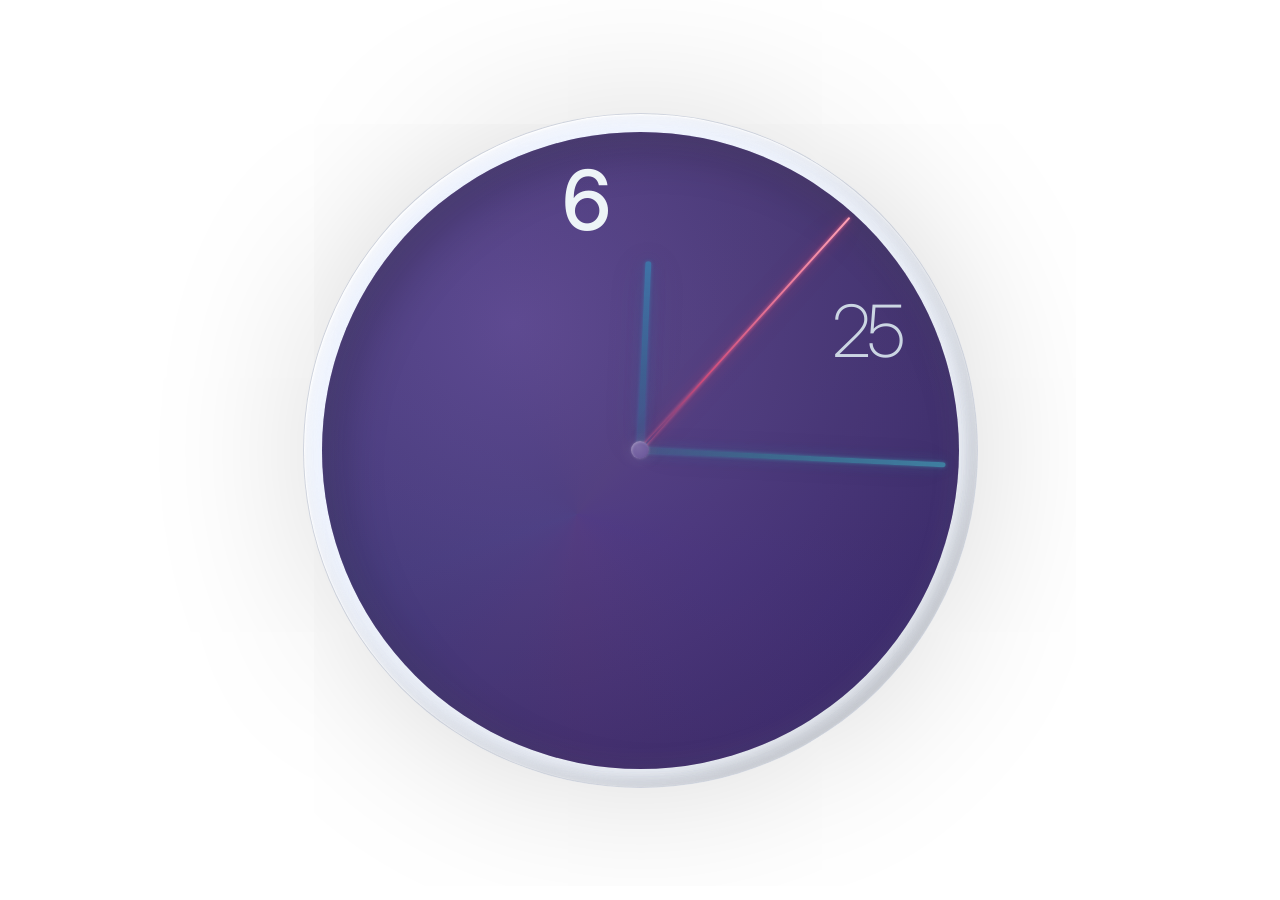
<file: index.html>
<!DOCTYPE html>
<html lang="en">
<head>
    <meta charset="UTF-8" />
    <meta name="viewport" content="width=device-width, initial-scale=1.0" />
    <title>Time Orientation — Aurora</title>
    <link
        href="https://fonts.googleapis.com/css2?family=Inter:ital,opsz,wght@0,14..32,100..900;1,14..32,100..900&display=swap"
        rel="stylesheet" />
    <style>
        :root {
            /* Restoring base clock-size to 75vmin to keep internal JS radius ratios correct */
            --clock-size: 75vmin;
            --label-size: 8vmin;
            --reality-ease: cubic-bezier(0.16, 1, 0.3, 1);
            /* Dynamic Time Colors — driven by JS */
            --face-center: #1a1a24;
            --face-edge: #050508;
            /* Glow colors — driven by JS from palette text colors */
        }
        html,
        body {
            margin: 0;
            padding: 0;
            height: 100%;
            display: flex;
            align-items: center;
            justify-content: center;
            background: #ffffff;
            font-family: 'Inter', sans-serif;
            overflow: hidden;
        }
        /* Separate container to cast the drop shadow without being clipped by the WebKit backdrop-filter bug */
        #clock-shadow {
            position: absolute;
            width: var(--clock-size);
            height: var(--clock-size);
            border-radius: 50%;
            box-shadow:
                /* Negative spread pulls shadow start inside the edge — no visible ring */
                0 0 20vmin -3vmin rgba(0, 0, 0, 0.22);
            transform: scale(1) translateZ(0);
            transition: box-shadow 1s linear;
        }
        /* iOS Vibrant Liquid Glass Bezel — 3D raised convex glass */
        #clock-bezel {
            width: var(--clock-size);
            height: var(--clock-size);
            border-radius: 50%;
            display: flex;
            align-items: center;
            justify-content: center;
            position: relative;
            box-sizing: border-box;
            padding: 2vmin;
            background: color-mix(in srgb, var(--next-accent, rgba(255, 255, 255, 1)) 15%, rgba(255, 255, 255, 0.25));
            backdrop-filter: blur(40px) saturate(200%);
            -webkit-backdrop-filter: blur(40px) saturate(200%);
            box-shadow:
                /* Fine bright edge at very top of the rim — primary specular hit */
                inset 0.1vmin 0.1vmin 0.2vmin rgba(255, 255, 255, 1),
                /* Broad top-left highlight — convex glass catching light */
                inset 0.6vmin 0.6vmin 2vmin rgba(255, 255, 255, 0.85),
                /* Mid-tone bounce fill tinted by accent */
                inset 1.5vmin 1.5vmin 4.5vmin color-mix(in srgb, var(--next-accent, rgba(255, 255, 255, 1)) 22%, rgba(255, 255, 255, 0.35)),
                /* Bottom-right counter-shadow — opposite side of the raised glass */
                inset -0.6vmin -0.6vmin 2vmin rgba(0, 0, 0, 0.18),
                /* Deep inner rim darkening for glass thickness illusion */
                inset -1.2vmin -1.2vmin 4vmin rgba(0, 0, 0, 0.12);
            /* Lighter, thinner border for a more premium glass edge */
            border: 0.10vmin solid color-mix(in srgb, var(--current-accent, rgba(0, 0, 0, 1)) 15%, rgba(0, 0, 0, 0.15));
            transform: scale(1) translateZ(0);
            transition: background 7s ease, border 7s ease, box-shadow 7s ease;
        }
        /* Color-shifting radial face — from design 3 */
        #clock-face {
            width: 100%;
            height: 100%;
            position: relative;
            border-radius: 50%;
            background: radial-gradient(circle at 30% 30%, var(--face-center) 0%, var(--face-edge) 100%);
            box-shadow:
                inset 0 0 4vmin rgba(255, 255, 255, 0.06),
                inset 2vmin 2vmin 5vmin rgba(0, 0, 0, 0.2);
            transition: background 7s ease;
            overflow: hidden;
        }
        /* Iridescent interference shimmer — from design 4 */
        #clock-face::before {
            content: '';
            position: absolute;
            inset: 0;
            border-radius: 50%;
            background: conic-gradient(from 180deg at 40% 60%,
                    rgba(255, 100, 150, 0.05),
                    rgba(80, 200, 255, 0.05),
                    rgba(150, 255, 180, 0.03),
                    rgba(255, 220, 80, 0.04),
                    rgba(180, 80, 255, 0.05),
                    rgba(255, 100, 150, 0.05));
            animation: shimmer-drift 12s ease-in-out infinite alternate;
            mix-blend-mode: screen;
            pointer-events: none;
        }
        @keyframes shimmer-drift {
            from {
                transform: rotate(0deg) scale(1);
                opacity: 0.5;
            }
            to {
                transform: rotate(60deg) scale(1.05);
                opacity: 1;
            }
        }
        /* Viscous Trail Elements */
        .trail {
            position: absolute;
            top: 50%;
            left: 50%;
            transform: translate(-50%, -50%);
            font-size: var(--label-size);
            white-space: nowrap;
            text-align: center;
            pointer-events: none;
            z-index: 5;
            width: 20vmin;
            height: 10vmin;
            display: flex;
            align-items: center;
            justify-content: center;
            opacity: 0;
            transition: opacity 3s ease;
            filter: blur(1.5px);
        }
        .is-h-drifting .h-trail,
        .is-m-drifting .m-trail {
            opacity: 0.18;
            transition: opacity 0.5s ease;
        }
        /* Trails — color and text-shadow applied dynamically by JS */
        .h-trail {
            font-weight: 500;
            font-size: calc(var(--label-size) * 1.15);
        }
        .m-trail {
            font-weight: 200;
        }
        /* Labels with holographic chromatic aberration — from design 4 */
        .label {
            position: absolute;
            top: 50%;
            left: 50%;
            transition: opacity 3s ease, filter 3s ease;
            font-size: var(--label-size);
            white-space: nowrap;
            text-align: center;
            pointer-events: none;
            z-index: 10;
            width: 20vmin;
            height: 12vmin;
            display: flex;
            align-items: center;
            justify-content: center;
            letter-spacing: -0.05em;
            transform: translate(-50%, -50%);
        }
        .hour-label {
            font-weight: 500;
            font-size: calc(var(--label-size) * 1.15);
            z-index: 12;
            /* color and text-shadow applied dynamically by JS */
        }
        .minute-label {
            font-weight: 200;
            z-index: 11;
            opacity: 0.9;
            /* color and text-shadow applied dynamically by JS */
        }
        /* Ghosting Effect during Drift */
        .is-h-drifting .hour-label,
        .is-m-drifting .minute-label {
            opacity: 0.12;
            filter: blur(4px);
            transition: opacity 3s ease, filter 3s ease;
        }
        .is-h-drifting .hand.hour,
        .is-m-drifting .hand.minute {
            opacity: 0.12;
            filter: blur(3px);
            transition: opacity 3s ease, filter 3s ease;
        }
        /* Laser beam hands — from design 4, colors adapt to time of day */
        .hand {
            position: absolute;
            left: 50%;
            bottom: 50%;
            transform-origin: 50% 100%;
            border-radius: 10vmin;
            z-index: 100;
            transition: opacity 3s ease, filter 3s ease;
        }
        .hand.hour {
            width: 0.5vmin;
            height: 21vmin;
            /* background and box-shadow applied dynamically by JS */
            z-index: 101;
        }
        .hand.minute {
            width: 0.35vmin;
            height: 34vmin;
            /* background and box-shadow applied dynamically by JS */
            opacity: 0.9;
            z-index: 100;
        }
        .hand.second {
            width: 0.2vmin;
            height: 34.8vmin;
            background: linear-gradient(to top,
                    rgba(255, 80, 120, 0) 0%,
                    rgba(255, 80, 120, 0.7) 30%,
                    rgba(255, 160, 180, 1) 100%);
            z-index: 150;
            transition: transform 0.15s cubic-bezier(0.175, 0.885, 0.32, 1.5);
            box-shadow:
                0 0 0.4vmin rgba(255, 100, 140, 0.9),
                0 0 1.5vmin rgba(255, 60, 100, 0.5),
                0 0 4vmin rgba(255, 40, 80, 0.2);
        }
        /* Glass center pin — mirrors the face color, lighter and translucent */
        #clock-bezel::before {
            content: '';
            position: absolute;
            top: 50%;
            left: 50%;
            width: 2vmin;
            height: 2vmin;
            /* Subtle lighter version of the face center — barely-there glass */
            background: radial-gradient(circle at 35% 30%,
                    color-mix(in srgb, white 22%, var(--face-center) 78%),
                    color-mix(in srgb, white 8%, var(--face-center) 92%));
            border-radius: 50%;
            transform: translate(-50%, -50%);
            z-index: 1000;
            transition: background 7s ease;
            box-shadow:
                /* Subtle inner specular — gentle glass edge */
                inset 0.1vmin 0.1vmin 0.3vmin rgba(255, 255, 255, 0.3),
                inset -0.05vmin -0.05vmin 0.2vmin rgba(0, 0, 0, 0.1),
                /* Very soft outer glow — barely visible */
                0 0 0.3vmin rgba(255, 255, 255, 0.2),
                0 0 1.5vmin color-mix(in srgb, var(--current-accent, white) 15%, transparent);
        }
        #version-tag {
            position: fixed;
            top: 4vmin;
            right: 4vmin;
            font-family: 'Inter', sans-serif;
            font-size: 1.2vmin;
            font-weight: 600;
            letter-spacing: 0.1em;
            color: rgba(0, 0, 0, 0.2);
            text-transform: uppercase;
            pointer-events: none;
            user-select: none;
            z-index: 2000;
        }
        #version-tag {
            position: fixed;
            top: 4vmin;
            right: 4vmin;
            font-family: 'Inter', sans-serif;
            font-size: 1.2vmin;
            font-weight: 600;
            letter-spacing: 0.1em;
            color: rgba(0, 0, 0, 0.2);
            text-transform: uppercase;
            pointer-events: none;
            user-select: none;
            z-index: 2000;
        }
        /* Demo time label — shows current simulated hour during dwell */
        #demo-time-label {
            position: fixed;
            bottom: 6vmin;
            left: 50%;
            transform: translateX(-50%);
            font-family: 'Inter', sans-serif;
            font-size: 1.4vmin;
            font-weight: 300;
            letter-spacing: 0.2em;
            text-transform: uppercase;
            color: rgba(0, 0, 0, 0.3);
            opacity: 0;
            transition: opacity 0.6s ease;
            pointer-events: none;
            user-select: none;
            z-index: 2000;
        }
        #demo-description {
            position: fixed;
            bottom: 3vmin;
            left: 50%;
            transform: translateX(-50%);
            width: 50vmin;
            text-align: center;
            font-family: 'Inter', sans-serif;
            font-size: 1.1vmin;
            font-weight: 300;
            line-height: 1.6;
            color: rgba(0, 0, 0, 0.4);
            opacity: 0;
            transition: opacity 0.8s ease 0.2s;
            pointer-events: none;
            user-select: none;
            z-index: 2000;
        }
        .is-demo-active #demo-time-label,
        .is-demo-active #demo-description {
            opacity: 1;
        }
    </style>
</head>
<body>
    <div id="version-tag"></div>
    <div id="clock-shadow"></div>
    <div id="demo-time-label" style="display: none;"></div>
    <div id="demo-description" style="display: none;">
        Seasonally Aware: Approximates sunrise & sunset via system date to dynamically anchor the 24-hour hue cycle.
    </div>
    <div id="clock-bezel">
        <div id="clock-face">
            <!-- Viscous Trails -->
            <div id="h-trail-2" class="trail h-trail trail-2"></div>
            <div id="h-trail-1" class="trail h-trail trail-1"></div>
            <div id="m-trail-2" class="trail m-trail trail-2"></div>
            <div id="m-trail-1" class="trail m-trail trail-1"></div>
            <!-- Main Labels -->
            <div id="h-label" class="label hour-label"></div>
            <div id="m-label" class="label minute-label"></div>
            <div class="hand hour"></div>
            <div class="hand minute"></div>
            <div class="hand second"></div>
        </div>
    </div>
    <script>
        // Full 24-hour color palette — from design 3 (restored text colors)
        const timePalettes = [
            { center: '#14184a', edge: '#060a28', text: '#88aaff' }, // 0: Midnight — deep navy
            { center: '#161a52', edge: '#060a28', text: '#9099ff' }, // 1: Night
            { center: '#1a1e60', edge: '#060e32', text: '#9999ff' }, // 2: Night
            { center: '#202672', edge: '#081240', text: '#a0aaff' }, // 3: Night
            { center: '#283285', edge: '#0a1a50', text: '#b0bbff' }, // 4: Pre-dawn
            { center: '#4b3f90', edge: '#1a154a', text: '#c0b8ff' }, // 5: Dawn — violet/lavender
            { center: '#e0a3c2', edge: '#3d2b7c', text: '#2a1a2a' }, // 6: Sunrise — blush/violet (Reference)
            { center: '#e0f2ff', edge: '#f4c2d3', text: '#1a2b3c' }, // 7: Early Morning — sky/blush
            { center: '#d1ebfa', edge: '#9dbcd9', text: '#112a44' }, // 8: Morning — bright sky
            { center: '#c1e5fc', edge: '#7bb1d9', text: '#0a2540' }, // 9: Mid-Morning
            { center: '#bde2fd', edge: '#65a5d2', text: '#082038' }, // 10: Late Morning
            { center: '#e4f3ff', edge: '#81bdea', text: '#061b36' }, // 11: Noon roughly
            { center: '#ffffff', edge: '#a4cdef', text: '#051832' }, // 12: Noon — brightest white-blue
            { center: '#f5fbff', edge: '#8bbfe5', text: '#071c3a' }, // 13: Midday
            { center: '#eaf4fc', edge: '#76b1db', text: '#092144' }, // 14: Afternoon
            { center: '#f0f7fb', edge: '#9ebccf', text: '#1a2b44' }, // 15: Afternoon
            { center: '#fffcf5', edge: '#e8ecef', text: '#3e4a5d' }, // 16: Late Afternoon — Warm Cream
            { center: '#fff9e6', edge: '#fde8c5', text: '#4a3a2a' }, // 17: Golden Hour — Honey Glow
            { center: '#fff4e6', edge: '#fbc9a4', text: '#3a2a1a' }, // 18: Sunset Peak — Peach / Copper Amber
            { center: '#9153a1', edge: '#4a2c5a', text: '#f0f0f0' }, // 19: Post-Sunset — Deep Rose / Violet
            { center: '#2e3880', edge: '#121858', text: '#b0c8ff' }, // 20: Blue Hour
            { center: '#252a68', edge: '#0e1040', text: '#aab8ff' }, // 21: Night
            { center: '#201e58', edge: '#0c0a32', text: '#a8a8ff' }, // 22: Night
            { center: '#1e1c50', edge: '#0a0828', text: '#b0aaff' }  // 23: Night
        ];
        let lastMilestone = -1;
        let lastSecond = -1;
        let rotS = 0;
        let currentDemoH = 0; // controlled by runDemoStep() state machine
        window.isDemoActive = false; // flag to switch between real-time and demo
        let hTargetX = 0, hTargetY = 0;
        let mTargetX = 0, mTargetY = 0;
        const RADIUS = 28.5;
        function getSafeXY(fixedX, fixedY, attempt = 0) {
            // Pick a random point on the circle
            const angle = Math.random() * Math.PI * 2;
            const x = Math.cos(angle) * RADIUS;
            const y = Math.sin(angle) * RADIUS;
            // Check distance from the fixed point
            const dist = Math.sqrt((x - fixedX) ** 2 + (y - fixedY) ** 2);
            // If too close, try again (up to 10 times to avoid infinite recursion)
            if (dist < 26 && attempt < 10) {
                return getSafeXY(fixedX, fixedY, attempt + 1);
            }
            return { x, y };
        }
        function shiftReality() {
            // Initial placement only — demo loop drives all subsequent drifts
            const hAngle = Math.random() * Math.PI * 2;
            const newHTargetX = Math.cos(hAngle) * RADIUS;
            const newHTargetY = Math.sin(hAngle) * RADIUS;
            const mPos = getSafeXY(newHTargetX, newHTargetY);
            hTargetX = newHTargetX;
            hTargetY = newHTargetY;
            mTargetX = mPos.x;
            mTargetY = mPos.y;
        }
        // Logic to trigger a drift for a specific hand (hour or minute)
        function triggerHandDrift(type) {
            const isH = type === 'hour';
            const driftingClass = isH ? 'is-h-drifting' : 'is-m-drifting';
            // 1. Ghost out
            document.body.classList.add(driftingClass);
            // 2. Wait for ghosting to peak (1.5s), then update target
            setTimeout(() => {
                // Ensure we don't land on top of the other hand
                const otherX = isH ? mTargetX : hTargetX;
                const otherY = isH ? mTargetY : hTargetY;
                const pos = getSafeXY(otherX, otherY);
                if (isH) {
                    hTargetX = pos.x;
                    hTargetY = pos.y;
                } else {
                    mTargetX = pos.x;
                    mTargetY = pos.y;
                }
            }, 1600);
            // 3. Keep ghosted while "sailing" to new spot 
            // (The sweep speed 0.015 takes roughly 5-6s to settle)
            setTimeout(() => {
                document.body.classList.remove(driftingClass);
            }, 6500);
        }
        /**
         * Approximates sunrise and sunset hours based on the day of the year.
         * Modeled for ~40°N latitude (standard mid-latitude).
         * Summer Solstice (Jun 21): Sunrise 5:30 AM, Sunset 8:30 PM (20.5)
         * Winter Solstice (Dec 21): Sunrise 7:30 AM, Sunset 4:30 PM (16.5)
         */
        function getSolarAnchors() {
            const now = new Date();
            const start = new Date(now.getFullYear(), 0, 0);
            const diff = now - start;
            const oneDay = 1000 * 60 * 60 * 24;
            const dayOfYear = Math.floor(diff / oneDay);
            // Peaks at 1 on Summer Solstice (day 172), -1 on Winter Solstice (day 355)
            const seasonalOscillator = Math.cos((dayOfYear - 172) * 2 * Math.PI / 365.25);
            // Summer (osc=1): Sunrise 5:30, Sunset 20:30
            // Winter (osc=-1): Sunrise 7:30, Sunset 16:30
            const sunrise = 6.5 - seasonalOscillator * 1.0;
            const sunset = 18.5 + seasonalOscillator * 2.0;
            const solarNoon = (sunrise + sunset) / 2;
            return { sunrise, sunset, solarNoon };
        }
        /**
         * Helper to blend two hex colors
         */
        function lerpColor(c1, c2, p) {
            const r1 = parseInt(c1.slice(1, 3), 16);
            const g1 = parseInt(c1.slice(3, 5), 16);
            const b1 = parseInt(c1.slice(5, 7), 16);
            const r2 = parseInt(c2.slice(1, 3), 16);
            const g2 = parseInt(c2.slice(3, 5), 16);
            const b2 = parseInt(c2.slice(5, 7), 16);
            const r = Math.round(r1 + (r2 - r1) * p);
            const g = Math.round(g1 + (g2 - g1) * p);
            const b = Math.round(b1 + (b2 - b1) * p);
            return '#' + [r, g, b].map(x => x.toString(16).padStart(2, '0')).join('');
        }
        /**
         * Maps real local time [0-24] to a "virtual solar hour" [0-24].
         * Virtual 6 is always Sunrise.
         * Virtual 12 is always Solar Noon.
         * Virtual 18 is always Sunset.
         */
        function getVirtualSolarHour(realH, realM, realS) {
            const time = realH + realM / 60 + realS / 3600;
            const { sunrise, sunset, solarNoon } = getSolarAnchors();
            if (time < sunrise) {
                // Pre-dawn: [0 to Sunrise] -> [0 to 6]
                return (time / sunrise) * 6;
            } else if (time < solarNoon) {
                // Morning: [Sunrise to Noon] -> [6 to 12]
                return 6 + ((time - sunrise) / (solarNoon - sunrise)) * 6;
            } else if (time < sunset) {
                // Afternoon: [Noon to Sunset] -> [12 to 18]
                return 12 + ((time - solarNoon) / (sunset - solarNoon)) * 6;
            } else {
                // Night: [Sunset to 24] -> [18 to 24]
                return 18 + ((time - sunset) / (24 - sunset)) * 6;
            }
        }
        function hexToRgb(hex) {
            const r = parseInt(hex.slice(1, 3), 16);
            const g = parseInt(hex.slice(3, 5), 16);
            const b = parseInt(hex.slice(5, 7), 16);
            return { r, g, b };
        }
        // Convert RGB to HSL
        function rgbToHsl(r, g, b) {
            r /= 255; g /= 255; b /= 255;
            const max = Math.max(r, g, b), min = Math.min(r, g, b);
            let h, s, l = (max + min) / 2;
            if (max === min) {
                h = s = 0;
            } else {
                const d = max - min;
                s = l > 0.5 ? d / (2 - max - min) : d / (max + min);
                switch (max) {
                    case r: h = ((g - b) / d + (g < b ? 6 : 0)) / 6; break;
                    case g: h = ((b - r) / d + 2) / 6; break;
                    case b: h = ((r - g) / d + 4) / 6; break;
                }
            }
            return { h: h * 360, s: s * 100, l: l * 100 };
        }
        // Build a Golden (45°) glow-only text-shadow for the background layer.
        function vibrantGlowShadow(textHex, isHour) {
            // Force the glow to a clean, premium Gold/Amber (45°)
            const baseHue = 45;
            const bloomL = isHour ? 85 : 80;
            if (isHour) {
                return [
                    `0 0 8px  6px hsl(${baseHue}, 100%, ${bloomL}%, 0.8)`,
                    `0 0 20px 10px hsl(${baseHue}, 100%, 65%, 0.5)`,
                    `0 0 45px 15px hsl(${baseHue}, 100%, 55%, 0.2)`
                ].join(', ');
            } else {
                return [
                    `0 0 6px  4px hsl(${baseHue}, 100%, ${bloomL}%, 0.7)`,
                    `0 0 16px 8px hsl(${baseHue}, 100%, 60%, 0.4)`,
                    `0 0 32px 12px hsl(${baseHue}, 100%, 50%, 0.1)`
                ].join(', ');
            }
        }
        // Compute the desaturated Sky Blue (200°) or White color for the front-row labels.
        function vibrantLabelColor(textHex, isHour, faceCenterHex) {
            // Force main labels to a crisp, desaturated Sky Blue (200°)
            const baseHue = 200;
            // Check face brightness
            const fc = hexToRgb(faceCenterHex);
            const faceLum = (fc.r * 0.299 + fc.g * 0.587 + fc.b * 0.114) / 255;
            const isLightFace = faceLum > 0.45;
            // Maintain high contrast vs face, but prioritize an "Airy White" feel
            const l = !isLightFace
                ? (isHour ? 95 : 90)
                : faceLum > 0.80
                    ? (isHour ? 60 : 66)
                    : (isHour ? 50 : 54);
            return `hsl(${baseHue}, 40%, ${l}%)`; // Saturated at 40% for "Sky" feel
        }
        // Trail shadow — Golden (45°) soft bloom
        function vibrantTrailShadow(textHex, isHour) {
            const baseHue = 45;
            const a = isHour ? 0.6 : 0.4;
            return [
                `0 0 6px  hsl(${baseHue}, 100%, 80%, ${a})`,
                `0 0 14px hsl(${baseHue}, 100%, 65%, ${a * 0.6})`
            ].join(', ');
        }
        // Apply palette-driven colors to all three hands each frame.
        // Hour hand: hue from the palette edge color (deep, rich)
        // Minute hand: ~150° complement so it always contrasts the hour hand
        // Second hand: ~210° further complement (stays in the warm-to-cool spectrum)
        function applyHandColors(edgeHex, centerHex) {
            // Derive hue from face CENTER so complements are always truly different
            const { r: cr, g: cg, b: cb } = hexToRgb(centerHex);
            const { h: cH, s: cS } = rgbToHsl(cr, cg, cb);
            const faceHue = cS < 5 ? 250 : cH;
            // 180° complement for hour, 270° for minute — always visually distinct
            let hourHue = (faceHue + 180) % 360;
            let minuteHue = (faceHue + 270) % 360;
            // Face luminance
            const faceLum = (cr * 0.299 + cg * 0.587 + cb * 0.114) / 255;
            const isLightFace = faceLum > 0.40;
            if (isLightFace) {
                // Hour hand: Shift from dark blues to a soft, airy Purple/Lavender (265°)
                if (hourHue >= 10 && hourHue <= 160) hourHue = 210;
                else if (hourHue > 160 && hourHue <= 240) hourHue = 220;
                // Force minute hand to a crisp Sky Blue (200°) to match common sky tones
                // and skip the muddier/purpler complements during Golden Hour.
                if (minuteHue > 240 || minuteHue < 180) {
                    minuteHue = 200;
                }
            }
            // Light faces: scale hand lightness with face brightness
            // Increased lightness significantly (55-40) and reduced saturation (45%)
            // to avoid "high chroma" and "dark ends" feel.
            const s = isLightFace ? '45%' : '100% ';
            const lightTipL = faceLum > 0.80 ? 55 : 45;
            const lightMidL = faceLum > 0.80 ? 48 : 40;
            const lightBaseL = faceLum > 0.80 ? 40 : 35;
            const tipL = isLightFace ? lightTipL : 85;
            const midL = isLightFace ? lightMidL : 65;
            const baseL = isLightFace ? lightBaseL : 50;
            const glowA = isLightFace ? 0.8 : 0.9;
            const hourW = isLightFace ? '0.65vmin' : '0.5vmin';
            const minuteW = isLightFace ? '0.5vmin' : '0.35vmin';
            const hourHand = document.querySelector('.hand.hour');
            const minuteHand = document.querySelector('.hand.minute');
            hourHand.style.width = hourW;
            minuteHand.style.width = minuteW;
            // Hour hand gradient + glow
            hourHand.style.background = `linear-gradient(to top,
                hsl(${hourHue}, ${s}, ${midL}%, 0.4) 0%,
                hsl(${hourHue}, ${s}, ${midL}%, 0.8) 40%,
                hsl(${hourHue}, ${s}, ${tipL}%, 1) 100%)`;
            hourHand.style.boxShadow = [
                `0 0 0.4vmin hsl(${hourHue}, ${s}, ${tipL}%, ${glowA})`,
                `0 0 1.5vmin hsl(${hourHue}, ${s}, ${midL}%, ${glowA * 0.55})`,
                `0 0 4vmin   hsl(${hourHue}, ${s}, ${baseL}%, ${glowA * 0.25})`
            ].join(', ');
            // Minute hand gradient + glow
            minuteHand.style.background = `linear-gradient(to top,
                hsl(${minuteHue}, ${s}, ${midL}%, 0.4) 0%,
                hsl(${minuteHue}, ${s}, ${midL}%, 0.8) 40%,
                hsl(${minuteHue}, ${s}, ${tipL}%, 1) 100%)`;
            minuteHand.style.boxShadow = [
                `0 0 0.4vmin hsl(${minuteHue}, ${s}, ${tipL}%, ${glowA})`,
                `0 0 1.5vmin hsl(${minuteHue}, ${s}, ${midL}%, ${glowA * 0.55})`,
                `0 0 4vmin   hsl(${minuteHue}, ${s}, ${baseL}%, ${glowA * 0.2})`
            ].join(', ');
            // Second hand stays constant vibrant red
        }
        function update() {
            const now = new Date();
            const h = now.getHours();
            const m = now.getMinutes();
            const s = now.getSeconds();
            let effectiveH = h;
            let effectiveM = m - 3;
            if (effectiveM < 0) {
                effectiveM += 60;
                effectiveH -= 1;
            }
            if (effectiveH < 0) {
                effectiveH += 24;
            }
            const displayH = effectiveH % 12 || 12;
            const mMilestone = Math.floor(effectiveM / 5) * 5;
            const hLabelEl = document.getElementById('h-label');
            const mLabelEl = document.getElementById('m-label');
            const trailsH = document.querySelectorAll('.h-trail');
            const trailsM = document.querySelectorAll('.m-trail');
            hLabelEl.textContent = displayH;
            trailsH.forEach(t => t.textContent = displayH);
            if (mMilestone !== lastMilestone) {
                lastMilestone = mMilestone;
                let displayM = String(lastMilestone);
                if (lastMilestone === 5) {
                    displayM = '05';
                } else if (lastMilestone === 0) {
                    displayM = '0';
                }
                mLabelEl.textContent = displayM;
                trailsM.forEach(t => t.textContent = displayM);
            }
            const finalBaseHAngle = Math.atan2(hTargetY, hTargetX) * 180 / Math.PI + 90;
            const finalBaseMAngle = Math.atan2(mTargetY, mTargetX) * 180 / Math.PI + 90;
            const hOffset = (m / 60) * 30 + (s / 3600) * 30;
            const mOffset = (m - lastMilestone) * 6 + (s / 60) * 6;
            let targetH = finalBaseHAngle + hOffset;
            let targetM = finalBaseMAngle + mOffset;
            // ─── Color logic ───
            // If in demo mode, currentDemoH is controlled by the state machine.
            // If not in demo mode, we calculate it based on seasonal solar logic.
            let solarH;
            if (window.isDemoActive) {
                solarH = currentDemoH;
            } else {
                solarH = getVirtualSolarHour(h, m, s);
            }
            const currentIdx = Math.floor(solarH) % 24;
            const nextIdx = (currentIdx + 1) % 24;
            const progress = solarH % 1;
            const cp = timePalettes[currentIdx];
            const np = timePalettes[nextIdx];
            // ─── Continuous color blending for production ───
            const interpolatedCenter = lerpColor(cp.center, np.center, progress);
            const interpolatedEdge = lerpColor(cp.edge, np.edge, progress);
            const interpolatedText = lerpColor(cp.text, np.text, progress);
            document.documentElement.style.setProperty('--face-center', interpolatedCenter);
            document.documentElement.style.setProperty('--face-edge', interpolatedEdge);
            document.documentElement.style.setProperty('--current-accent', interpolatedText);
            document.documentElement.style.setProperty('--next-accent', np.text);
            // ─── Vibrant label glows from interpolated text color ───
            const textRgb = interpolatedText; // lerpColor returns rgb() string
            // Refactor vibrant functions to handle rgb() or hex
            const getColorSource = (c) => c;
            const hColor = vibrantLabelColor(interpolatedText, true, interpolatedCenter);
            const mColor = vibrantLabelColor(interpolatedText, false, interpolatedCenter);
            const hGlow = vibrantGlowShadow(interpolatedText, true);
            const mGlow = vibrantGlowShadow(interpolatedText, false);
            const trailShadow = vibrantTrailShadow(interpolatedText, true);
            const mTrailShadow = vibrantTrailShadow(interpolatedText, false);
            // Solid color = crisp letterforms; text-shadow = glow bloom on top
            const hLabel = document.getElementById('h-label');
            const mLabel = document.getElementById('m-label');
            hLabel.style.color = hColor;
            hLabel.style.textShadow = hGlow;
            mLabel.style.color = mColor;
            mLabel.style.textShadow = mGlow;
            document.querySelectorAll('.h-trail').forEach(el => { el.style.color = hColor; el.style.textShadow = trailShadow; });
            document.querySelectorAll('.m-trail').forEach(el => { el.style.color = mColor; el.style.textShadow = mTrailShadow; });
            // Dynamic hand colors — hour + minute only, second stays red
            applyHandColors(cp.edge, cp.center);
            if (window.rotH === undefined) {
                window.rotH = targetH;
                window.rotM = targetM;
                window.rotHT1 = targetH;
                window.rotHT2 = targetH;
                window.rotMT1 = targetM;
                window.rotMT2 = targetM;
            }
            function sweep(current, target, speed) {
                let diff = (target - current) % 360;
                // Normalize to [-180, 180] for shortest path
                if (diff > 180) diff -= 360;
                if (diff < -180) diff += 360;
                // Extremely tiny snap to prevent floating jitter at rest
                if (Math.abs(diff) < 0.01) return target;
                return current + diff * speed;
            }
            window.rotH = sweep(window.rotH, targetH, 0.015);
            window.rotM = sweep(window.rotM, targetM, 0.015);
            window.rotHT1 = sweep(window.rotHT1, targetH, 0.012);
            window.rotHT2 = sweep(window.rotHT2, targetH, 0.01);
            window.rotMT1 = sweep(window.rotMT1, targetM, 0.012);
            window.rotMT2 = sweep(window.rotMT2, targetM, 0.01);
            document.querySelector('.hand.hour').style.transform = `translateX(-50%) rotate(${window.rotH}deg)`;
            document.querySelector('.hand.minute').style.transform = `translateX(-50%) rotate(${window.rotM}deg)`;
            function updateLabel(id, rot, offset) {
                const rad = (rot - offset - 90) * Math.PI / 180;
                const x = Math.cos(rad) * RADIUS;
                const y = Math.sin(rad) * RADIUS;
                document.getElementById(id).style.transform = `translate3d(calc(-50% + ${x}vmin), calc(-50% + ${y}vmin), 0)`;
            }
            updateLabel('h-label', window.rotH, hOffset);
            updateLabel('h-trail-1', window.rotHT1, hOffset);
            updateLabel('h-trail-2', window.rotHT2, hOffset);
            updateLabel('m-label', window.rotM, mOffset);
            updateLabel('m-trail-1', window.rotMT1, mOffset);
            updateLabel('m-trail-2', window.rotMT2, mOffset);
            if (s !== lastSecond) {
                const diff = (s - lastSecond + 60) % 60;
                rotS += diff * 6;
                lastSecond = s;
                document.querySelector('.hand.second').style.transform = `translateX(-50%) rotate(${rotS}deg)`;
            }
            requestAnimationFrame(update);
        }
        // ─── Smooth Transition Constants ───
        const DWELL_MS = 3000;   // Wait at an hour
        const DRIFT_MS = 7000;   // Time for drift & shift
        const COLOR_DELAY = 1000; // Blend starts after drift trigger
        const demoSteps = [
            { h: 20, label: '10 PM' },
            { h: 23, label: '11 PM – 2 AM' },
            { h: 3, label: '2 AM – 5 AM' },
            { h: 5, label: '5 AM' },
            { h: 6, label: '6 AM' },
            { h: 7, label: '7 AM' },
            { h: 8, label: '8 AM' },
            { h: 9, label: '9 – 10 AM' },
            { h: 11, label: '11 AM' },
            { h: 12, label: '12 PM' },
            { h: 13, label: '1 PM' },
            { h: 14, label: '2 PM' },
            { h: 15, label: '3 PM' },
            { h: 16, label: '4 PM' },
            { h: 17, label: '5 PM' },
            { h: 18, label: '6 PM' },
            { h: 19, label: '7 PM' },
        ];
        let demoStepIdx = 0;
        function applyDemoHour(h) {
            currentDemoH = h % 24;
            const cp = timePalettes[currentDemoH];
            const np = timePalettes[(currentDemoH + 1) % 24];
            document.documentElement.style.setProperty('--face-center', cp.center);
            document.documentElement.style.setProperty('--face-edge', cp.edge);
            document.documentElement.style.setProperty('--current-accent', cp.text);
            document.documentElement.style.setProperty('--next-accent', np.text);
            document.documentElement.style.setProperty('--next-face', np.center);
        }
        function showDemoLabel(text) {
            const el = document.getElementById('demo-time-label');
            el.textContent = text;
            el.style.opacity = '1';
        }
        function hideDemoLabel() {
            document.getElementById('demo-time-label').style.opacity = '0';
        }
        function runDemoStep() {
            window.isDemoActive = true;
            document.body.classList.add('is-demo-active');
            const step = demoSteps[demoStepIdx];
            // Phase 1: dwell — labels visible, color stable
            showDemoLabel(step.label);
            setTimeout(() => {
                // Phase 2: fade label, trigger drift (labels ghost away)
                hideDemoLabel();
                triggerOneDrift();
                // Phase 3: 1s into drift, blend to next palette
                setTimeout(() => {
                    demoStepIdx = (demoStepIdx + 1) % demoSteps.length;
                    applyDemoHour(demoSteps[demoStepIdx].h);
                }, COLOR_DELAY);
                // Phase 4: drift settles — labels reappear in new color, start next dwell
                setTimeout(runDemoStep, DRIFT_MS);
            }, DWELL_MS);
        }
        shiftReality();
        update();
        // ─── Production: Independent Hour & Minute drifts ───
        // Dwell time (10-15s) happens AFTER the transition finishes.
        function scheduleDriftLoop(type) {
            const transitionDuration = 6500;
            const minDwell = 10000;
            const randomDwell = Math.random() * 5000;
            setTimeout(() => {
                triggerHandDrift(type);
                // The next cycle starts only after [Transition + Dwell]
                scheduleDriftLoop(type);
            }, transitionDuration + minDwell + randomDwell);
        }
        // Start them offset so they don't both move at the exact same time
        setTimeout(() => scheduleDriftLoop('hour'), 2000);
        setTimeout(() => scheduleDriftLoop('minute'), 8000);
    </script>
</body>
</html>
</file>
